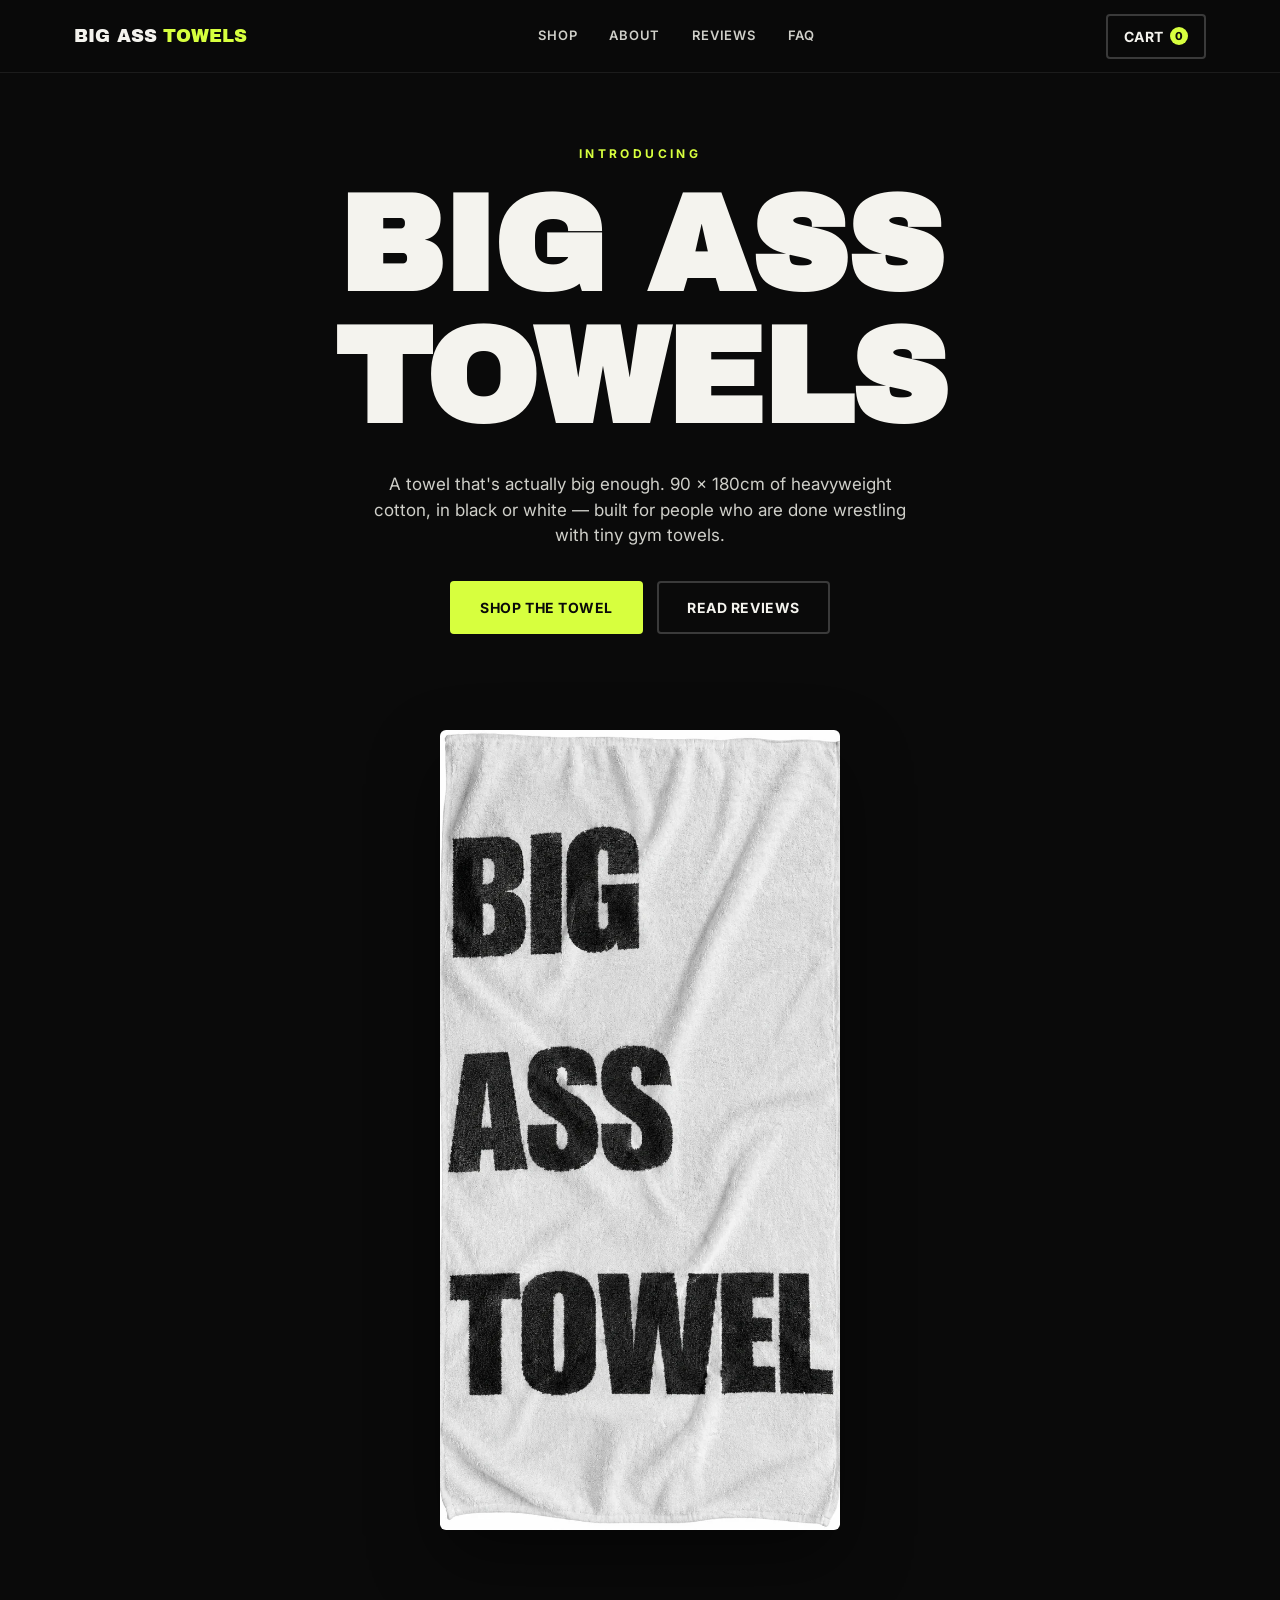
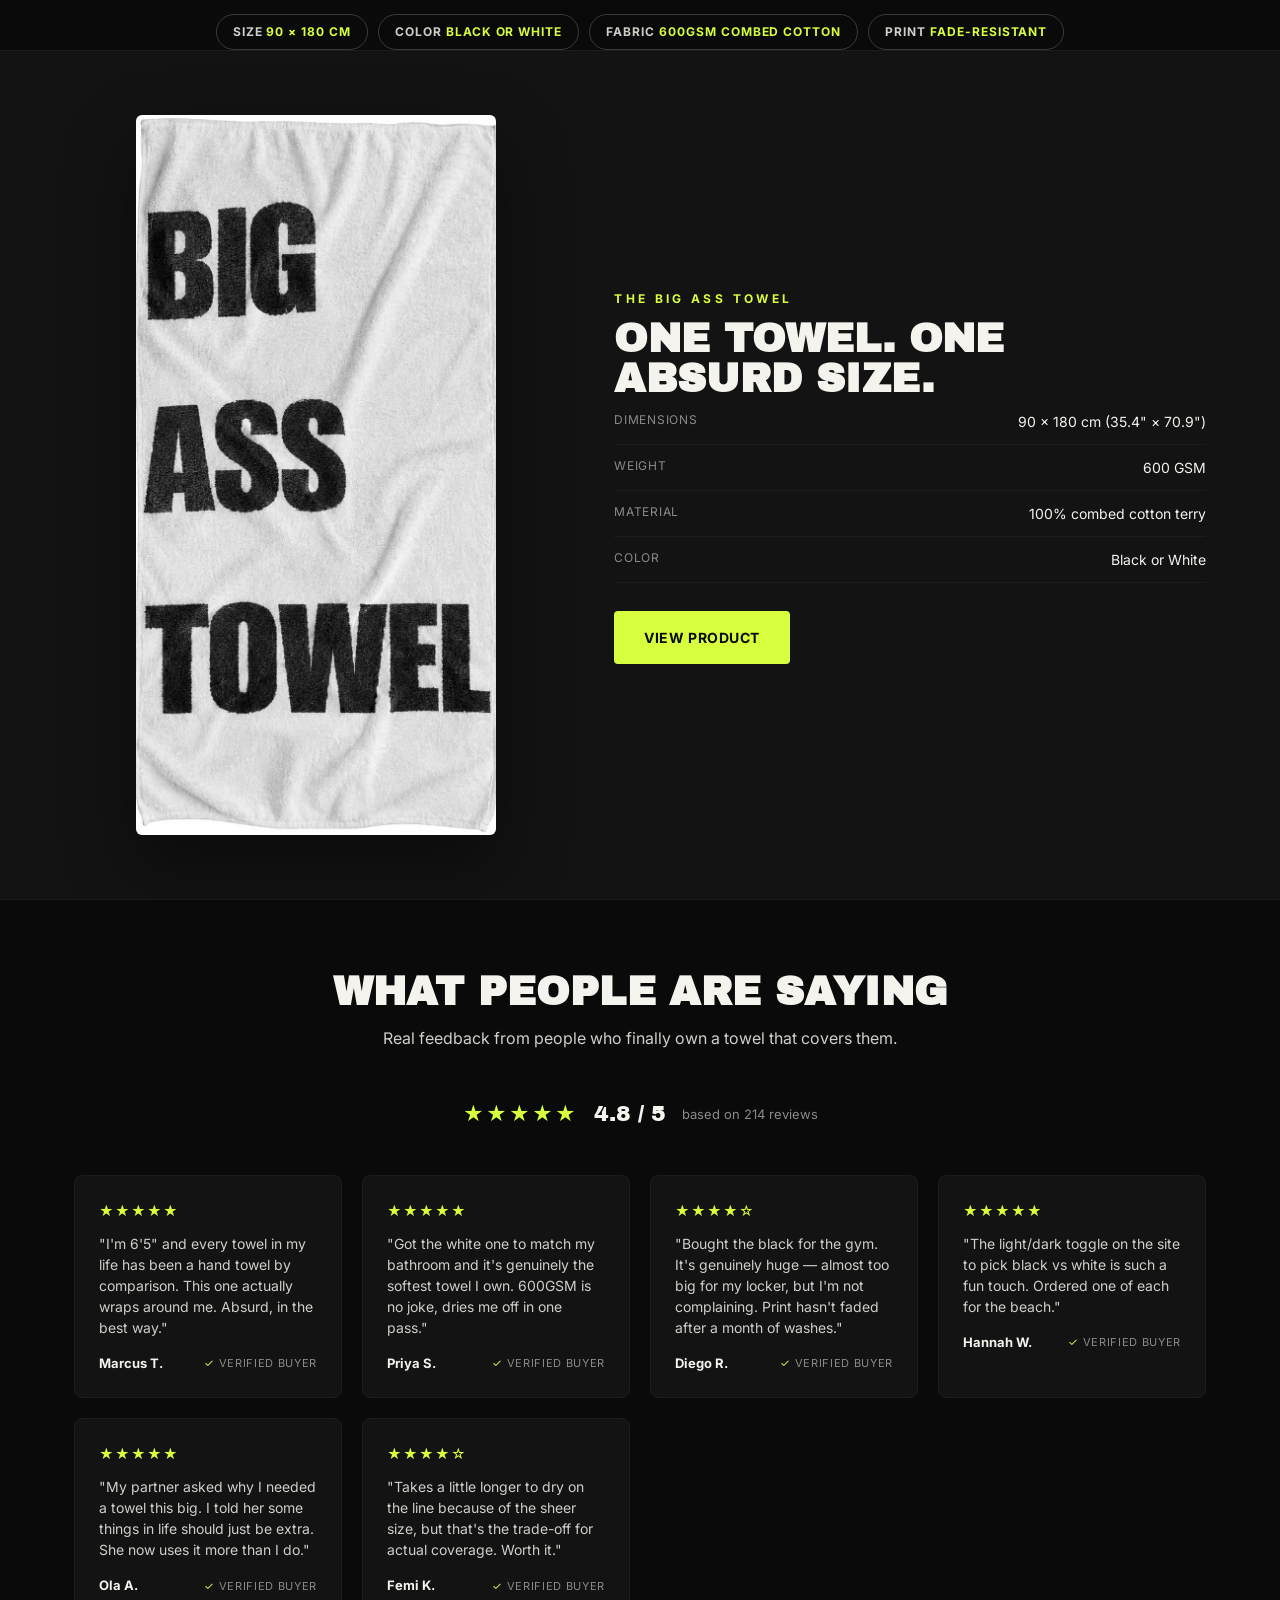
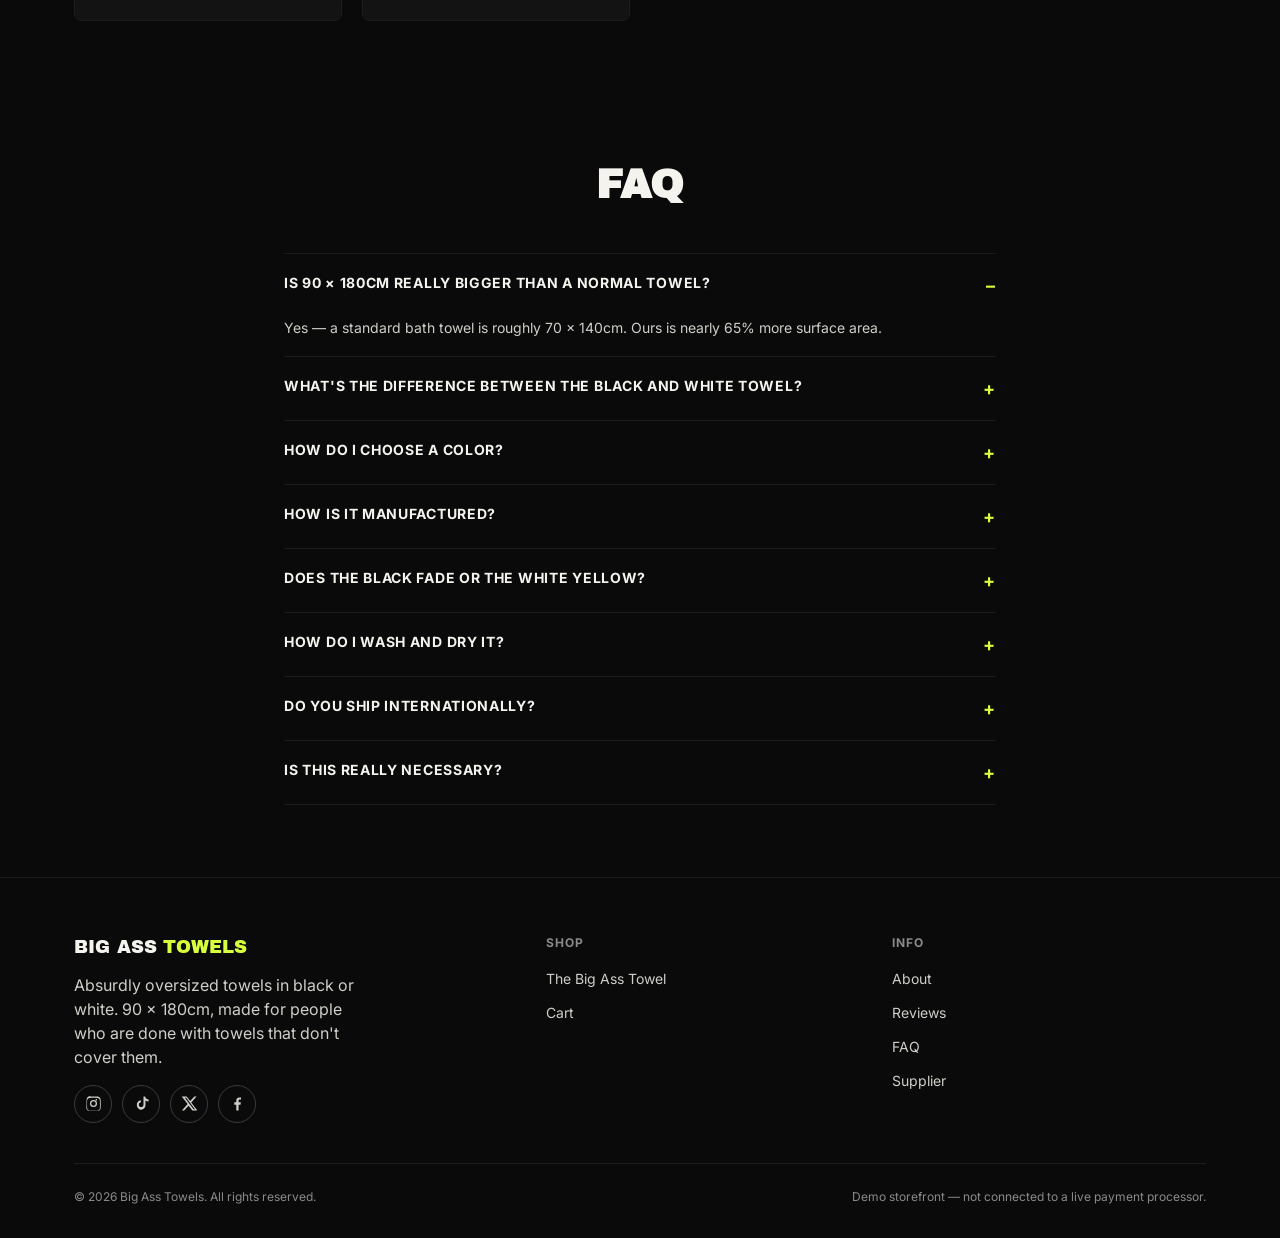
<file: index.html>
<!doctype html>
<html lang="en">
<head>
<meta charset="UTF-8" />
<script>
  (function () {
    try {
      var t = localStorage.getItem('bat_theme') === 'light' ? 'light' : 'dark';
      document.documentElement.setAttribute('data-theme', t);
      document.documentElement.setAttribute('data-towel', t === 'light' ? 'black' : 'white');
    } catch (e) {}
  })();
</script>
<meta name="viewport" content="width=device-width, initial-scale=1" />
<title>Big Ass Towels — Absurdly Oversized 90×180cm Towels</title>
<meta name="description" content="The Big Ass Towel: a 90 × 180cm, absurdly oversized towel in black or white. Heavyweight combed cotton. Made to actually fit you." />
<link rel="icon" href="assets/favicon.svg" type="image/svg+xml" />
<link rel="stylesheet" href="css/styles.css" />
</head>
<body>

<header class="site-header">
  <div class="wrap">
    <a href="index.html" class="brand-mark">BIG ASS <span>TOWELS</span></a>
    <nav class="main-nav">
      <a href="product.html">Shop</a>
      <a href="about.html">About</a>
      <a href="index.html#reviews">Reviews</a>
      <a href="index.html#faq">FAQ</a>
    </nav>
    <a href="cart.html" class="cart-link btn btn-outline" style="padding:10px 16px;">
      Cart <span class="cart-count" data-cart-count>0</span>
    </a>
  </div>
</header>

<section class="hero">
  <div class="wrap">
    <span class="eyebrow">Introducing</span>
    <h1 class="hero-wordmark">BIG ASS TOWELS</h1>
    <p class="hero-tagline">
      A towel that's actually big enough. 90 × 180cm of heavyweight cotton, in black
      or white — built for people who are done wrestling with tiny gym towels.
    </p>
    <div class="hero-ctas">
      <a href="product.html" class="btn btn-primary">Shop The Towel</a>
      <a href="#reviews" class="btn btn-outline">Read reviews</a>
    </div>
  </div>
</section>

<div class="towel-stage">
  <div class="towel-photo towel-photo--lg">
    <img data-color="white" src="assets/towel-white.webp" alt="The Big Ass Towel — white, 90 x 180cm" />
    <img data-color="black" src="assets/towel-black.webp" alt="The Big Ass Towel — black, 90 x 180cm" />
  </div>
</div>
<div class="wrap">
  <div class="towel-badges">
    <span class="badge">Size <strong>90 × 180 CM</strong></span>
    <span class="badge">Color <strong>Black or White</strong></span>
    <span class="badge">Fabric <strong>600GSM Combed Cotton</strong></span>
    <span class="badge">Print <strong>Fade-Resistant</strong></span>
  </div>
</div>

<section class="product-teaser">
  <div class="wrap">
    <div class="towel-stage" style="padding:0;">
      <div class="towel-photo">
        <img data-color="white" src="assets/towel-white.webp" alt="The Big Ass Towel — white, 90 x 180cm" />
        <img data-color="black" src="assets/towel-black.webp" alt="The Big Ass Towel — black, 90 x 180cm" />
      </div>
    </div>
    <div>
      <span class="eyebrow">The Big Ass Towel</span>
      <h2 style="font-size:clamp(26px,3.6vw,40px); margin-top:10px;">One towel. One absurd size.</h2>
      <ul class="spec-list">
        <li><span>Dimensions</span><span>90 × 180 cm (35.4" × 70.9")</span></li>
        <li><span>Weight</span><span>600 GSM</span></li>
        <li><span>Material</span><span>100% combed cotton terry</span></li>
        <li><span>Color</span><span>Black or White</span></li>
      </ul>
      <a href="product.html" class="btn btn-primary">View Product</a>
    </div>
  </div>
</section>

<section class="section" id="reviews">
  <div class="wrap">
    <div class="section-head">
      <h2>What people are saying</h2>
      <p>Real feedback from people who finally own a towel that covers them.</p>
    </div>
    <div class="reviews-summary">
      <span class="stars">★★★★★</span>
      <span class="score">4.8 / 5</span>
      <span class="count">based on 214 reviews</span>
    </div>
    <div class="reviews-grid">
      <div class="review-card">
        <span class="stars">★★★★★</span>
        <p>"I'm 6'5" and every towel in my life has been a hand towel by comparison. This one actually wraps around me. Absurd, in the best way."</p>
        <div class="reviewer"><span class="reviewer-name">Marcus T.</span><span class="verified">Verified Buyer</span></div>
      </div>
      <div class="review-card">
        <span class="stars">★★★★★</span>
        <p>"Got the white one to match my bathroom and it's genuinely the softest towel I own. 600GSM is no joke, dries me off in one pass."</p>
        <div class="reviewer"><span class="reviewer-name">Priya S.</span><span class="verified">Verified Buyer</span></div>
      </div>
      <div class="review-card">
        <span class="stars">★★★★☆</span>
        <p>"Bought the black for the gym. It's genuinely huge — almost too big for my locker, but I'm not complaining. Print hasn't faded after a month of washes."</p>
        <div class="reviewer"><span class="reviewer-name">Diego R.</span><span class="verified">Verified Buyer</span></div>
      </div>
      <div class="review-card">
        <span class="stars">★★★★★</span>
        <p>"The light/dark toggle on the site to pick black vs white is such a fun touch. Ordered one of each for the beach."</p>
        <div class="reviewer"><span class="reviewer-name">Hannah W.</span><span class="verified">Verified Buyer</span></div>
      </div>
      <div class="review-card">
        <span class="stars">★★★★★</span>
        <p>"My partner asked why I needed a towel this big. I told her some things in life should just be extra. She now uses it more than I do."</p>
        <div class="reviewer"><span class="reviewer-name">Ola A.</span><span class="verified">Verified Buyer</span></div>
      </div>
      <div class="review-card">
        <span class="stars">★★★★☆</span>
        <p>"Takes a little longer to dry on the line because of the sheer size, but that's the trade-off for actual coverage. Worth it."</p>
        <div class="reviewer"><span class="reviewer-name">Femi K.</span><span class="verified">Verified Buyer</span></div>
      </div>
    </div>
  </div>
</section>

<section class="section" id="faq">
  <div class="wrap" style="max-width:760px;">
    <div class="section-head">
      <h2>FAQ</h2>
    </div>
    <div class="accordion">
      <details class="accordion-item" open>
        <summary>Is 90 × 180cm really bigger than a normal towel?</summary>
        <div class="accordion-body">Yes — a standard bath towel is roughly 70 × 140cm. Ours is nearly 65% more surface area.</div>
      </details>
      <details class="accordion-item">
        <summary>What's the difference between the black and white towel?</summary>
        <div class="accordion-body">Same 90 × 180cm, same 600GSM combed cotton, same wordmark print — just the fabric color and the ink color (white print on black, black print on white). Head to the <a href="product.html" style="color:var(--accent);">product page</a> and flip the light/dark switch to preview each one.</div>
      </details>
      <details class="accordion-item">
        <summary>How do I choose a color?</summary>
        <div class="accordion-body">On the product page there's a light/dark mode toggle. Light mode previews the black towel, dark mode previews the white towel — whichever is showing when you hit "Add to Cart" is the one you get.</div>
      </details>
      <details class="accordion-item">
        <summary>How is it manufactured?</summary>
        <div class="accordion-body">Produced with an OEKO-TEX certified Turkish cotton mill, with fade-resistant screen printing for the wordmark. See our <a href="product.html#supplier" style="color:var(--accent);">supplier notes</a> on the product page.</div>
      </details>
      <details class="accordion-item">
        <summary>Does the black fade or the white yellow?</summary>
        <div class="accordion-body">We use reactive dye plus a resin after-treatment on the black to slow the grey-out black textiles usually get, and an optical-brightener-free white cotton that resists yellowing — both are built to hold their color over repeated washing.</div>
      </details>
      <details class="accordion-item">
        <summary>How do I wash and dry it?</summary>
        <div class="accordion-body">Machine wash cold with like colors, tumble dry low. Skip fabric softener — it breaks down the terry loops over time and reduces absorbency.</div>
      </details>
      <details class="accordion-item">
        <summary>Do you ship internationally?</summary>
        <div class="accordion-body">This demo storefront doesn't process real orders yet, but the plan is standard 3–5 business day domestic shipping and international shipping to most countries once live — see the checkout page for details.</div>
      </details>
      <details class="accordion-item">
        <summary>Is this really necessary?</summary>
        <div class="accordion-body">No. That's the point.</div>
      </details>
    </div>
  </div>
</section>

<footer class="site-footer">
  <div class="wrap">
    <div class="footer-grid">
      <div>
        <div class="brand-mark" style="margin-bottom:12px;">BIG ASS <span>TOWELS</span></div>
        <p style="max-width:280px;">Absurdly oversized towels in black or white. 90 × 180cm, made for people who are done with towels that don't cover them.</p>
        <div class="social-row">
          <a class="social-icon" href="#" aria-label="Instagram"><svg viewBox="0 0 24 24"><path d="M12 2.2c3.2 0 3.6 0 4.85.07 1.17.05 1.97.24 2.43.4.61.24 1.05.52 1.5.97.45.45.73.89.97 1.5.16.46.35 1.26.4 2.43.06 1.25.07 1.65.07 4.85s-.01 3.6-.07 4.85c-.05 1.17-.24 1.97-.4 2.43a4.1 4.1 0 0 1-.97 1.5 4.1 4.1 0 0 1-1.5.97c-.46.16-1.26.35-2.43.4-1.25.06-1.65.07-4.85.07s-3.6-.01-4.85-.07c-1.17-.05-1.97-.24-2.43-.4a4.1 4.1 0 0 1-1.5-.97 4.1 4.1 0 0 1-.97-1.5c-.16-.46-.35-1.26-.4-2.43C2.21 15.6 2.2 15.2 2.2 12s.01-3.6.07-4.85c.05-1.17.24-1.97.4-2.43.24-.61.52-1.05.97-1.5.45-.45.89-.73 1.5-.97.46-.16 1.26-.35 2.43-.4C8.4 2.21 8.8 2.2 12 2.2zm0 1.8c-3.14 0-3.5.01-4.74.07-1.02.05-1.57.21-1.94.35-.49.19-.84.42-1.2.79-.37.36-.6.71-.79 1.2-.14.37-.3.92-.35 1.94-.06 1.24-.07 1.6-.07 4.74s.01 3.5.07 4.74c.05 1.02.21 1.57.35 1.94.19.49.42.84.79 1.2.36.37.71.6 1.2.79.37.14.92.3 1.94.35 1.24.06 1.6.07 4.74.07s3.5-.01 4.74-.07c1.02-.05 1.57-.21 1.94-.35.49-.19.84-.42 1.2-.79.37-.36.6-.71.79-1.2.14-.37.3-.92.35-1.94.06-1.24.07-1.6.07-4.74s-.01-3.5-.07-4.74c-.05-1.02-.21-1.57-.35-1.94a3.2 3.2 0 0 0-.79-1.2 3.2 3.2 0 0 0-1.2-.79c-.37-.14-.92-.3-1.94-.35C15.5 4.01 15.14 4 12 4zm0 3.05a4.95 4.95 0 1 1 0 9.9 4.95 4.95 0 0 1 0-9.9zm0 1.8a3.15 3.15 0 1 0 0 6.3 3.15 3.15 0 0 0 0-6.3zm5.15-1.99a1.16 1.16 0 1 1-2.32 0 1.16 1.16 0 0 1 2.32 0z"/></svg></a>
          <a class="social-icon" href="#" aria-label="TikTok"><svg viewBox="0 0 24 24"><path d="M14.5 2h2.6c.16 1.4.86 2.6 2 3.4.8.6 1.8 1 2.9 1.1v2.7c-1.6-.02-3.1-.5-4.4-1.4v6.8c0 3.4-2.7 6.1-6.1 6.1S5.4 17 5.4 13.6c0-3.3 2.6-5.9 5.8-6.1v2.8c-1.7.2-3 1.6-3 3.3 0 1.8 1.5 3.3 3.3 3.3s3.3-1.5 3.3-3.3V2z"/></svg></a>
          <a class="social-icon" href="#" aria-label="X (Twitter)"><svg viewBox="0 0 24 24"><path d="M18.9 2H22l-7.6 8.7L23 22h-6.9l-5.4-6.9L4.4 22H1.3l8.1-9.3L1 2h7l4.9 6.3L18.9 2zm-1.2 18h1.9L7.4 4H5.4l12.3 16z"/></svg></a>
          <a class="social-icon" href="#" aria-label="Facebook"><svg viewBox="0 0 24 24"><path d="M13.5 22v-8.4h2.8l.4-3.3h-3.2V8.1c0-.95.27-1.6 1.63-1.6H17V3.5C16.7 3.46 15.7 3.4 14.5 3.4c-2.5 0-4.2 1.5-4.2 4.4v2.5H7.5v3.3h2.8V22h3.2z"/></svg></a>
        </div>
      </div>
      <div>
        <h4>Shop</h4>
        <ul>
          <li><a href="product.html">The Big Ass Towel</a></li>
          <li><a href="cart.html">Cart</a></li>
        </ul>
      </div>
      <div>
        <h4>Info</h4>
        <ul>
          <li><a href="about.html">About</a></li>
          <li><a href="index.html#reviews">Reviews</a></li>
          <li><a href="index.html#faq">FAQ</a></li>
          <li><a href="product.html#supplier">Supplier</a></li>
        </ul>
      </div>
    </div>
    <div class="footer-bottom">
      <span>&copy; 2026 Big Ass Towels. All rights reserved.</span>
      <span>Demo storefront — not connected to a live payment processor.</span>
    </div>
  </div>
</footer>

<script src="js/cart.js"></script>
<script src="js/theme.js"></script>
<script src="js/main.js"></script>
</body>
</html>
</file>
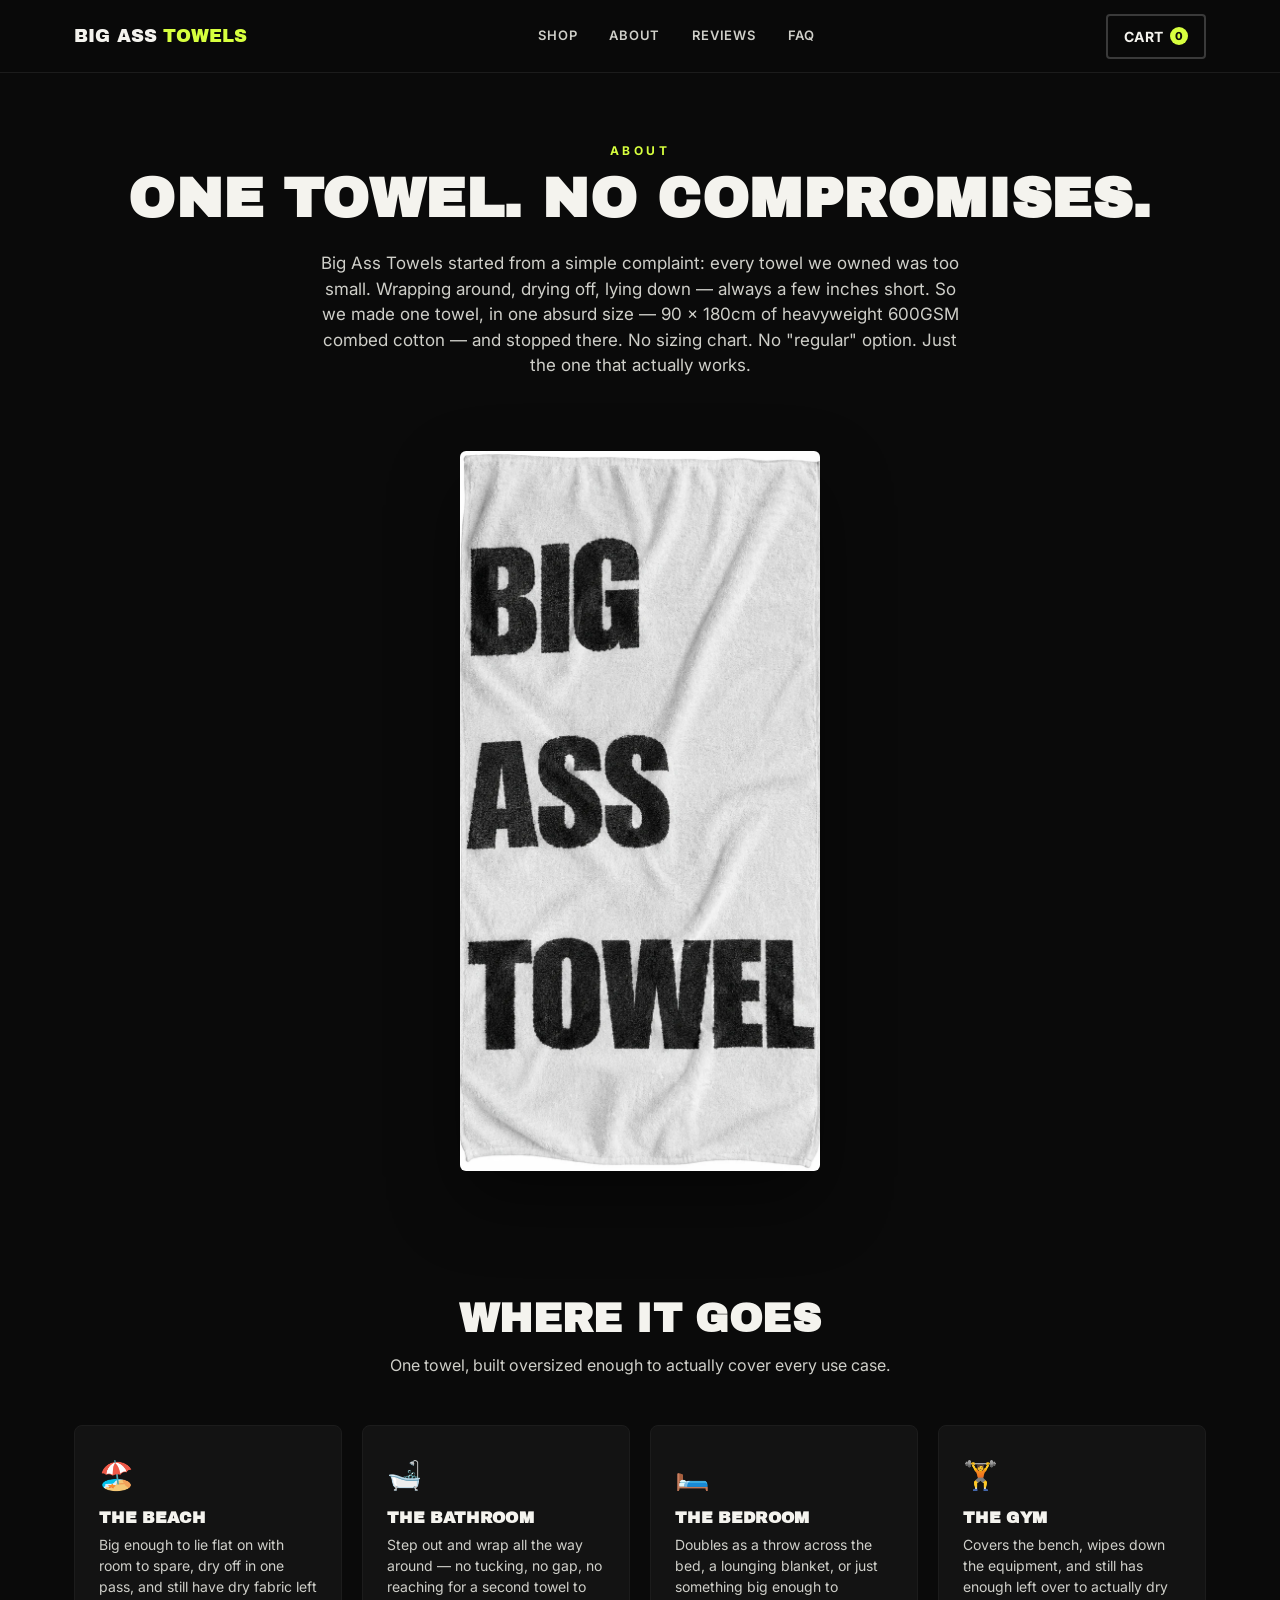
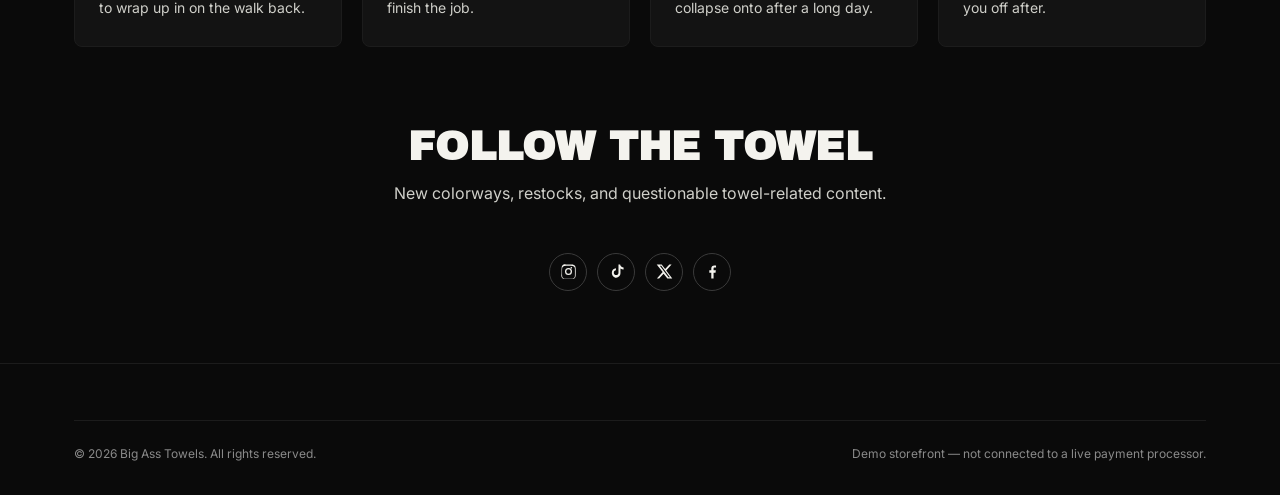
<file: about.html>
<!doctype html>
<html lang="en">
<head>
<meta charset="UTF-8" />
<script>
  (function () {
    try {
      var t = localStorage.getItem('bat_theme') === 'light' ? 'light' : 'dark';
      document.documentElement.setAttribute('data-theme', t);
      document.documentElement.setAttribute('data-towel', t === 'light' ? 'black' : 'white');
    } catch (e) {}
  })();
</script>
<meta name="viewport" content="width=device-width, initial-scale=1" />
<title>About | Big Ass Towels</title>
<meta name="description" content="The story behind the Big Ass Towel — one absurdly oversized 90 x 180cm towel for the beach, bathroom, and bedroom." />
<link rel="icon" href="assets/favicon.svg" type="image/svg+xml" />
<link rel="stylesheet" href="css/styles.css" />
</head>
<body>

<header class="site-header">
  <div class="wrap">
    <a href="index.html" class="brand-mark">BIG ASS <span>TOWELS</span></a>
    <nav class="main-nav">
      <a href="product.html">Shop</a>
      <a href="about.html">About</a>
      <a href="index.html#reviews">Reviews</a>
      <a href="index.html#faq">FAQ</a>
    </nav>
    <a href="cart.html" class="cart-link btn btn-outline" style="padding:10px 16px;">
      Cart <span class="cart-count" data-cart-count>0</span>
    </a>
  </div>
</header>

<section class="about-hero">
  <div class="wrap">
    <span class="eyebrow">About</span>
    <h1>One towel. No compromises.</h1>
    <p class="about-lede">
      Big Ass Towels started from a simple complaint: every towel we owned was too small.
      Wrapping around, drying off, lying down — always a few inches short. So we made one
      towel, in one absurd size — 90 × 180cm of heavyweight 600GSM combed cotton — and
      stopped there. No sizing chart. No "regular" option. Just the one that actually works.
    </p>
  </div>
</section>

<div class="towel-stage">
  <div class="towel-photo">
    <img data-color="white" src="assets/towel-white.webp" alt="The Big Ass Towel — white, 90 x 180cm" />
    <img data-color="black" src="assets/towel-black.webp" alt="The Big Ass Towel — black, 90 x 180cm" />
  </div>
</div>

<section class="section">
  <div class="wrap">
    <div class="section-head">
      <h2>Where it goes</h2>
      <p>One towel, built oversized enough to actually cover every use case.</p>
    </div>
    <div class="usecases">
      <div class="usecase-card">
        <span class="emoji">🏖️</span>
        <h3>The beach</h3>
        <p>Big enough to lie flat on with room to spare, dry off in one pass, and still have dry fabric left to wrap up in on the walk back.</p>
      </div>
      <div class="usecase-card">
        <span class="emoji">🛁</span>
        <h3>The bathroom</h3>
        <p>Step out and wrap all the way around — no tucking, no gap, no reaching for a second towel to finish the job.</p>
      </div>
      <div class="usecase-card">
        <span class="emoji">🛏️</span>
        <h3>The bedroom</h3>
        <p>Doubles as a throw across the bed, a lounging blanket, or just something big enough to collapse onto after a long day.</p>
      </div>
      <div class="usecase-card">
        <span class="emoji">🏋️</span>
        <h3>The gym</h3>
        <p>Covers the bench, wipes down the equipment, and still has enough left over to actually dry you off after.</p>
      </div>
    </div>
  </div>
</section>

<section class="section about-social">
  <div class="wrap">
    <div class="section-head">
      <h2>Follow the towel</h2>
      <p>New colorways, restocks, and questionable towel-related content.</p>
    </div>
    <div class="social-row">
      <a class="social-icon" href="#" aria-label="Instagram"><svg viewBox="0 0 24 24"><path d="M12 2.2c3.2 0 3.6 0 4.85.07 1.17.05 1.97.24 2.43.4.61.24 1.05.52 1.5.97.45.45.73.89.97 1.5.16.46.35 1.26.4 2.43.06 1.25.07 1.65.07 4.85s-.01 3.6-.07 4.85c-.05 1.17-.24 1.97-.4 2.43a4.1 4.1 0 0 1-.97 1.5 4.1 4.1 0 0 1-1.5.97c-.46.16-1.26.35-2.43.4-1.25.06-1.65.07-4.85.07s-3.6-.01-4.85-.07c-1.17-.05-1.97-.24-2.43-.4a4.1 4.1 0 0 1-1.5-.97 4.1 4.1 0 0 1-.97-1.5c-.16-.46-.35-1.26-.4-2.43C2.21 15.6 2.2 15.2 2.2 12s.01-3.6.07-4.85c.05-1.17.24-1.97.4-2.43.24-.61.52-1.05.97-1.5.45-.45.89-.73 1.5-.97.46-.16 1.26-.35 2.43-.4C8.4 2.21 8.8 2.2 12 2.2zm0 1.8c-3.14 0-3.5.01-4.74.07-1.02.05-1.57.21-1.94.35-.49.19-.84.42-1.2.79-.37.36-.6.71-.79 1.2-.14.37-.3.92-.35 1.94-.06 1.24-.07 1.6-.07 4.74s.01 3.5.07 4.74c.05 1.02.21 1.57.35 1.94.19.49.42.84.79 1.2.36.37.71.6 1.2.79.37.14.92.3 1.94.35 1.24.06 1.6.07 4.74.07s3.5-.01 4.74-.07c1.02-.05 1.57-.21 1.94-.35.49-.19.84-.42 1.2-.79.37-.36.6-.71.79-1.2.14-.37.3-.92.35-1.94.06-1.24.07-1.6.07-4.74s-.01-3.5-.07-4.74c-.05-1.02-.21-1.57-.35-1.94a3.2 3.2 0 0 0-.79-1.2 3.2 3.2 0 0 0-1.2-.79c-.37-.14-.92-.3-1.94-.35C15.5 4.01 15.14 4 12 4zm0 3.05a4.95 4.95 0 1 1 0 9.9 4.95 4.95 0 0 1 0-9.9zm0 1.8a3.15 3.15 0 1 0 0 6.3 3.15 3.15 0 0 0 0-6.3zm5.15-1.99a1.16 1.16 0 1 1-2.32 0 1.16 1.16 0 0 1 2.32 0z"/></svg></a>
      <a class="social-icon" href="#" aria-label="TikTok"><svg viewBox="0 0 24 24"><path d="M14.5 2h2.6c.16 1.4.86 2.6 2 3.4.8.6 1.8 1 2.9 1.1v2.7c-1.6-.02-3.1-.5-4.4-1.4v6.8c0 3.4-2.7 6.1-6.1 6.1S5.4 17 5.4 13.6c0-3.3 2.6-5.9 5.8-6.1v2.8c-1.7.2-3 1.6-3 3.3 0 1.8 1.5 3.3 3.3 3.3s3.3-1.5 3.3-3.3V2z"/></svg></a>
      <a class="social-icon" href="#" aria-label="X (Twitter)"><svg viewBox="0 0 24 24"><path d="M18.9 2H22l-7.6 8.7L23 22h-6.9l-5.4-6.9L4.4 22H1.3l8.1-9.3L1 2h7l4.9 6.3L18.9 2zm-1.2 18h1.9L7.4 4H5.4l12.3 16z"/></svg></a>
      <a class="social-icon" href="#" aria-label="Facebook"><svg viewBox="0 0 24 24"><path d="M13.5 22v-8.4h2.8l.4-3.3h-3.2V8.1c0-.95.27-1.6 1.63-1.6H17V3.5C16.7 3.46 15.7 3.4 14.5 3.4c-2.5 0-4.2 1.5-4.2 4.4v2.5H7.5v3.3h2.8V22h3.2z"/></svg></a>
    </div>
  </div>
</section>

<footer class="site-footer">
  <div class="wrap">
    <div class="footer-bottom">
      <span>&copy; 2026 Big Ass Towels. All rights reserved.</span>
      <span>Demo storefront — not connected to a live payment processor.</span>
    </div>
  </div>
</footer>

<script src="js/cart.js"></script>
<script src="js/theme.js"></script>
<script src="js/main.js"></script>
</body>
</html>
</file>
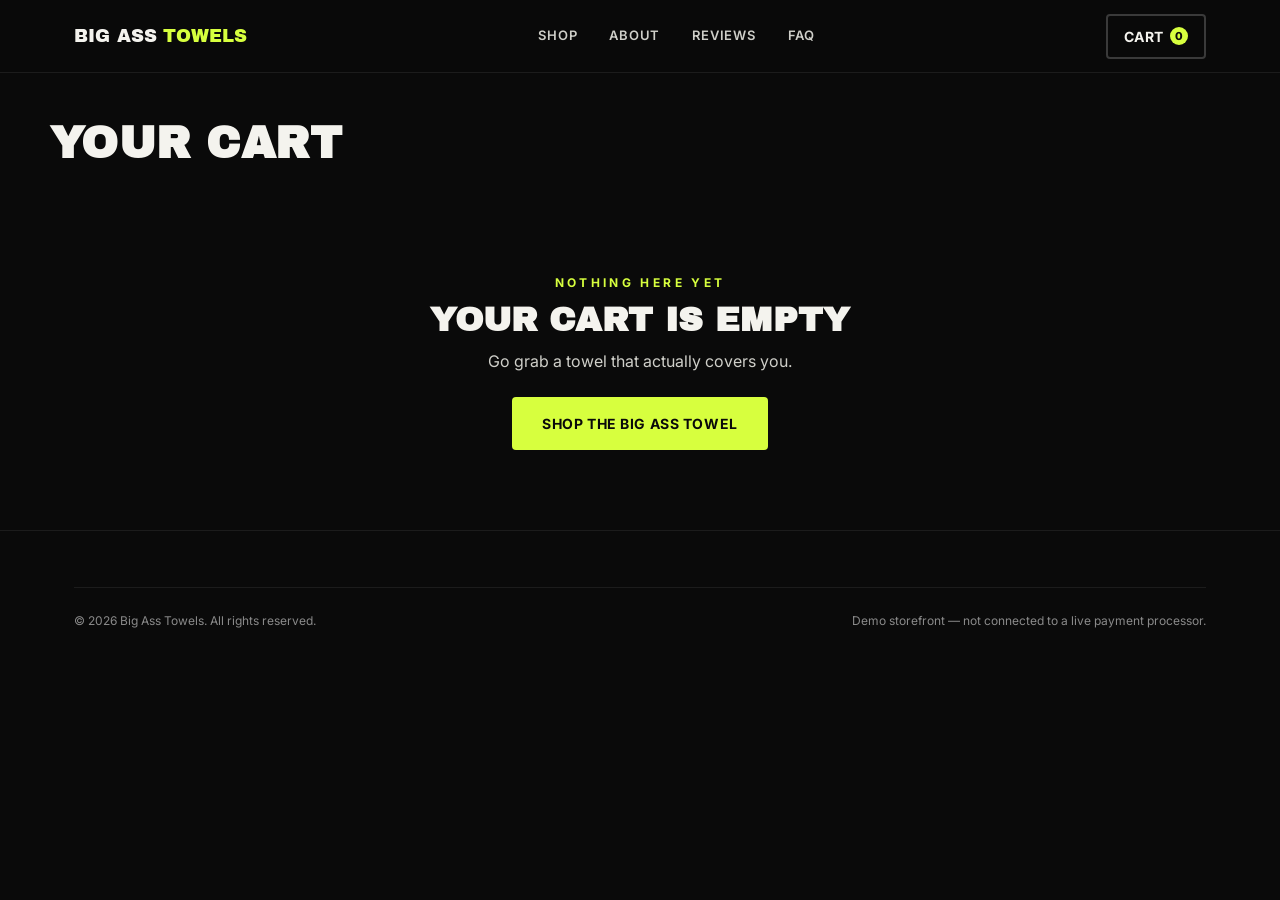
<file: cart.html>
<!doctype html>
<html lang="en">
<head>
<meta charset="UTF-8" />
<script>
  (function () {
    try {
      var t = localStorage.getItem('bat_theme') === 'light' ? 'light' : 'dark';
      document.documentElement.setAttribute('data-theme', t);
      document.documentElement.setAttribute('data-towel', t === 'light' ? 'black' : 'white');
    } catch (e) {}
  })();
</script>
<meta name="viewport" content="width=device-width, initial-scale=1" />
<title>Your Cart | Big Ass Towels</title>
<link rel="icon" href="assets/favicon.svg" type="image/svg+xml" />
<link rel="stylesheet" href="css/styles.css" />
</head>
<body>

<header class="site-header">
  <div class="wrap">
    <a href="index.html" class="brand-mark">BIG ASS <span>TOWELS</span></a>
    <nav class="main-nav">
      <a href="product.html">Shop</a>
      <a href="about.html">About</a>
      <a href="index.html#reviews">Reviews</a>
      <a href="index.html#faq">FAQ</a>
    </nav>
    <a href="cart.html" class="cart-link btn btn-outline" style="padding:10px 16px;">
      Cart <span class="cart-count" data-cart-count>0</span>
    </a>
  </div>
</header>

<div class="wrap page-head">
  <h1>Your Cart</h1>
</div>

<div class="wrap" id="cart-root"></div>

<footer class="site-footer">
  <div class="wrap">
    <div class="footer-bottom">
      <span>&copy; 2026 Big Ass Towels. All rights reserved.</span>
      <span>Demo storefront — not connected to a live payment processor.</span>
    </div>
  </div>
</footer>

<script src="js/cart.js"></script>
<script src="js/theme.js"></script>
<script>
function renderCartPage() {
  const root = document.getElementById('cart-root');
  const lines = cartLines();

  if (lines.length === 0) {
    root.innerHTML = `
      <div class="empty-state">
        <span class="eyebrow">Nothing here yet</span>
        <h2 style="font-family:var(--font-display); font-size:clamp(24px,3vw,34px); margin-top:10px;">Your cart is empty</h2>
        <p>Go grab a towel that actually covers you.</p>
        <a href="product.html" class="btn btn-primary">Shop The Big Ass Towel</a>
      </div>`;
    return;
  }

  const subtotal = cartSubtotal();
  const shipping = subtotal > 0 ? 8 : 0;
  const total = subtotal + shipping;

  const rows = lines.map(line => `
    <tr>
      <td>
        <div class="cart-item-info">
          <div class="cart-thumb cart-thumb--${line.color}"></div>
          <div>
            <div class="cart-item-name">${line.name}</div>
            <div class="cart-item-meta">${line.variant}</div>
            <button class="remove-link" data-remove="${line.id}">Remove</button>
          </div>
        </div>
      </td>
      <td>
        <div class="qty-control">
          <button type="button" data-line-step="-1" data-line-id="${line.id}">–</button>
          <input type="text" value="${line.qty}" readonly />
          <button type="button" data-line-step="1" data-line-id="${line.id}">+</button>
        </div>
      </td>
      <td>$${line.price}</td>
      <td>$${line.lineTotal}</td>
    </tr>
  `).join('');

  root.innerHTML = `
    <div class="cart-layout">
      <table class="cart-table">
        <thead>
          <tr><th>Product</th><th>Qty</th><th>Price</th><th>Total</th></tr>
        </thead>
        <tbody>${rows}</tbody>
      </table>
      <div class="summary-card">
        <h3>Order Summary</h3>
        <div class="summary-row"><span>Subtotal</span><span>$${subtotal}</span></div>
        <div class="summary-row"><span>Shipping</span><span>$${shipping}</span></div>
        <div class="summary-row total"><span>Total</span><span>$${total}</span></div>
        <a href="checkout.html" class="btn btn-primary btn-block" style="margin-top:20px;">Checkout</a>
        <a href="product.html" class="btn btn-outline btn-block" style="margin-top:10px;">Continue Shopping</a>
      </div>
    </div>
  `;

  root.querySelectorAll('[data-remove]').forEach(btn => {
    btn.addEventListener('click', () => { removeFromCart(btn.dataset.remove); renderCartPage(); });
  });
  root.querySelectorAll('[data-line-step]').forEach(btn => {
    btn.addEventListener('click', () => {
      const cart = getCart();
      const id = btn.dataset.lineId;
      const next = (cart[id] || 1) + parseInt(btn.dataset.lineStep, 10);
      setQty(id, Math.min(10, Math.max(0, next)));
      renderCartPage();
    });
  });
}

document.addEventListener('DOMContentLoaded', renderCartPage);
</script>
</body>
</html>
</file>
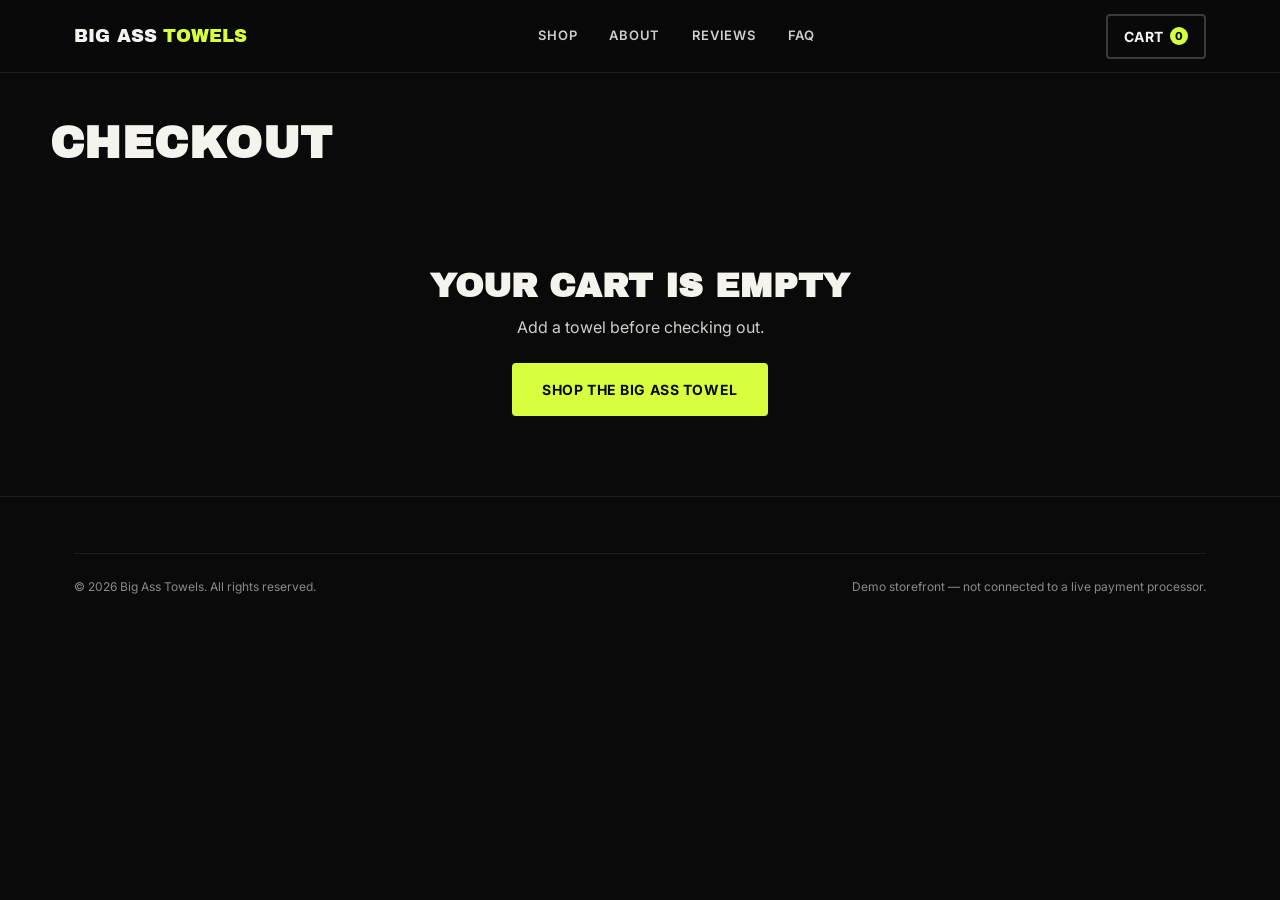
<file: checkout.html>
<!doctype html>
<html lang="en">
<head>
<meta charset="UTF-8" />
<script>
  (function () {
    try {
      var t = localStorage.getItem('bat_theme') === 'light' ? 'light' : 'dark';
      document.documentElement.setAttribute('data-theme', t);
      document.documentElement.setAttribute('data-towel', t === 'light' ? 'black' : 'white');
    } catch (e) {}
  })();
</script>
<meta name="viewport" content="width=device-width, initial-scale=1" />
<title>Checkout | Big Ass Towels</title>
<link rel="icon" href="assets/favicon.svg" type="image/svg+xml" />
<link rel="stylesheet" href="css/styles.css" />
</head>
<body>

<header class="site-header">
  <div class="wrap">
    <a href="index.html" class="brand-mark">BIG ASS <span>TOWELS</span></a>
    <nav class="main-nav">
      <a href="product.html">Shop</a>
      <a href="about.html">About</a>
      <a href="index.html#reviews">Reviews</a>
      <a href="index.html#faq">FAQ</a>
    </nav>
    <a href="cart.html" class="cart-link btn btn-outline" style="padding:10px 16px;">
      Cart <span class="cart-count" data-cart-count>0</span>
    </a>
  </div>
</header>

<div class="wrap page-head">
  <h1>Checkout</h1>
</div>

<div class="wrap" id="checkout-root"></div>

<footer class="site-footer">
  <div class="wrap">
    <div class="footer-bottom">
      <span>&copy; 2026 Big Ass Towels. All rights reserved.</span>
      <span>Demo storefront — not connected to a live payment processor.</span>
    </div>
  </div>
</footer>

<script src="js/cart.js"></script>
<script src="js/theme.js"></script>
<script>
function renderCheckout() {
  const root = document.getElementById('checkout-root');
  const lines = cartLines();

  if (lines.length === 0) {
    root.innerHTML = `
      <div class="empty-state">
        <h2 style="font-family:var(--font-display); font-size:clamp(24px,3vw,34px);">Your cart is empty</h2>
        <p>Add a towel before checking out.</p>
        <a href="product.html" class="btn btn-primary">Shop The Big Ass Towel</a>
      </div>`;
    return;
  }

  const subtotal = cartSubtotal();
  const shipping = 8;
  const total = subtotal + shipping;

  const lineHtml = lines.map(l => `
    <div class="summary-row"><span>${l.qty} × ${l.name} (${l.variant})</span><span>$${l.lineTotal}</span></div>
  `).join('');

  root.innerHTML = `
    <div class="cart-layout">
      <form class="checkout-form" id="checkout-form">
        <div class="demo-note">
          This is a demo checkout — no real payment is processed. Wire this form up to
          Stripe Checkout / Shopify / your PSP of choice to accept live payments.
        </div>

        <div class="form-section-title">Contact</div>
        <div class="form-row">
          <label for="email">Email</label>
          <input id="email" type="email" required placeholder="you@example.com" />
        </div>

        <div class="form-section-title">Shipping Address</div>
        <div class="form-row two">
          <div class="form-row"><label for="fname">First name</label><input id="fname" required /></div>
          <div class="form-row"><label for="lname">Last name</label><input id="lname" required /></div>
        </div>
        <div class="form-row"><label for="addr">Address</label><input id="addr" required /></div>
        <div class="form-row two">
          <div class="form-row"><label for="city">City</label><input id="city" required /></div>
          <div class="form-row"><label for="zip">Postal code</label><input id="zip" required /></div>
        </div>
        <div class="form-row"><label for="country">Country</label><input id="country" required placeholder="United States" /></div>

        <div class="form-section-title">Payment</div>
        <div class="form-row"><label for="card">Card number</label><input id="card" required placeholder="4242 4242 4242 4242" /></div>
        <div class="form-row two">
          <div class="form-row"><label for="exp">Expiry</label><input id="exp" required placeholder="MM/YY" /></div>
          <div class="form-row"><label for="cvc">CVC</label><input id="cvc" required placeholder="123" /></div>
        </div>

        <button type="submit" class="btn btn-primary btn-block" style="margin-top:10px;">Place Order — $${total}</button>
      </form>

      <div class="summary-card">
        <h3>Order Summary</h3>
        ${lineHtml}
        <div class="summary-row" style="margin-top:12px;"><span>Subtotal</span><span>$${subtotal}</span></div>
        <div class="summary-row"><span>Shipping</span><span>$${shipping}</span></div>
        <div class="summary-row total"><span>Total</span><span>$${total}</span></div>
      </div>
    </div>
  `;

  document.getElementById('checkout-form').addEventListener('submit', (e) => {
    e.preventDefault();
    const orderId = 'BAT-' + Math.random().toString(36).slice(2, 8).toUpperCase();
    clearCart();
    root.innerHTML = `
      <div class="confirmation">
        <span class="eyebrow">Order placed</span>
        <h2 style="font-family:var(--font-display); font-size:clamp(28px,4vw,44px); margin-top:10px;">Thanks for going big.</h2>
        <div class="order-id">Order #${orderId}</div>
        <p style="max-width:420px; margin:0 auto 24px;">This order was simulated for demo purposes — no payment was charged and no towel will ship. Connect a real payment processor to go live.</p>
        <a href="index.html" class="btn btn-primary">Back to Home</a>
      </div>
    `;
  });
}

document.addEventListener('DOMContentLoaded', renderCheckout);
</script>
</body>
</html>
</file>
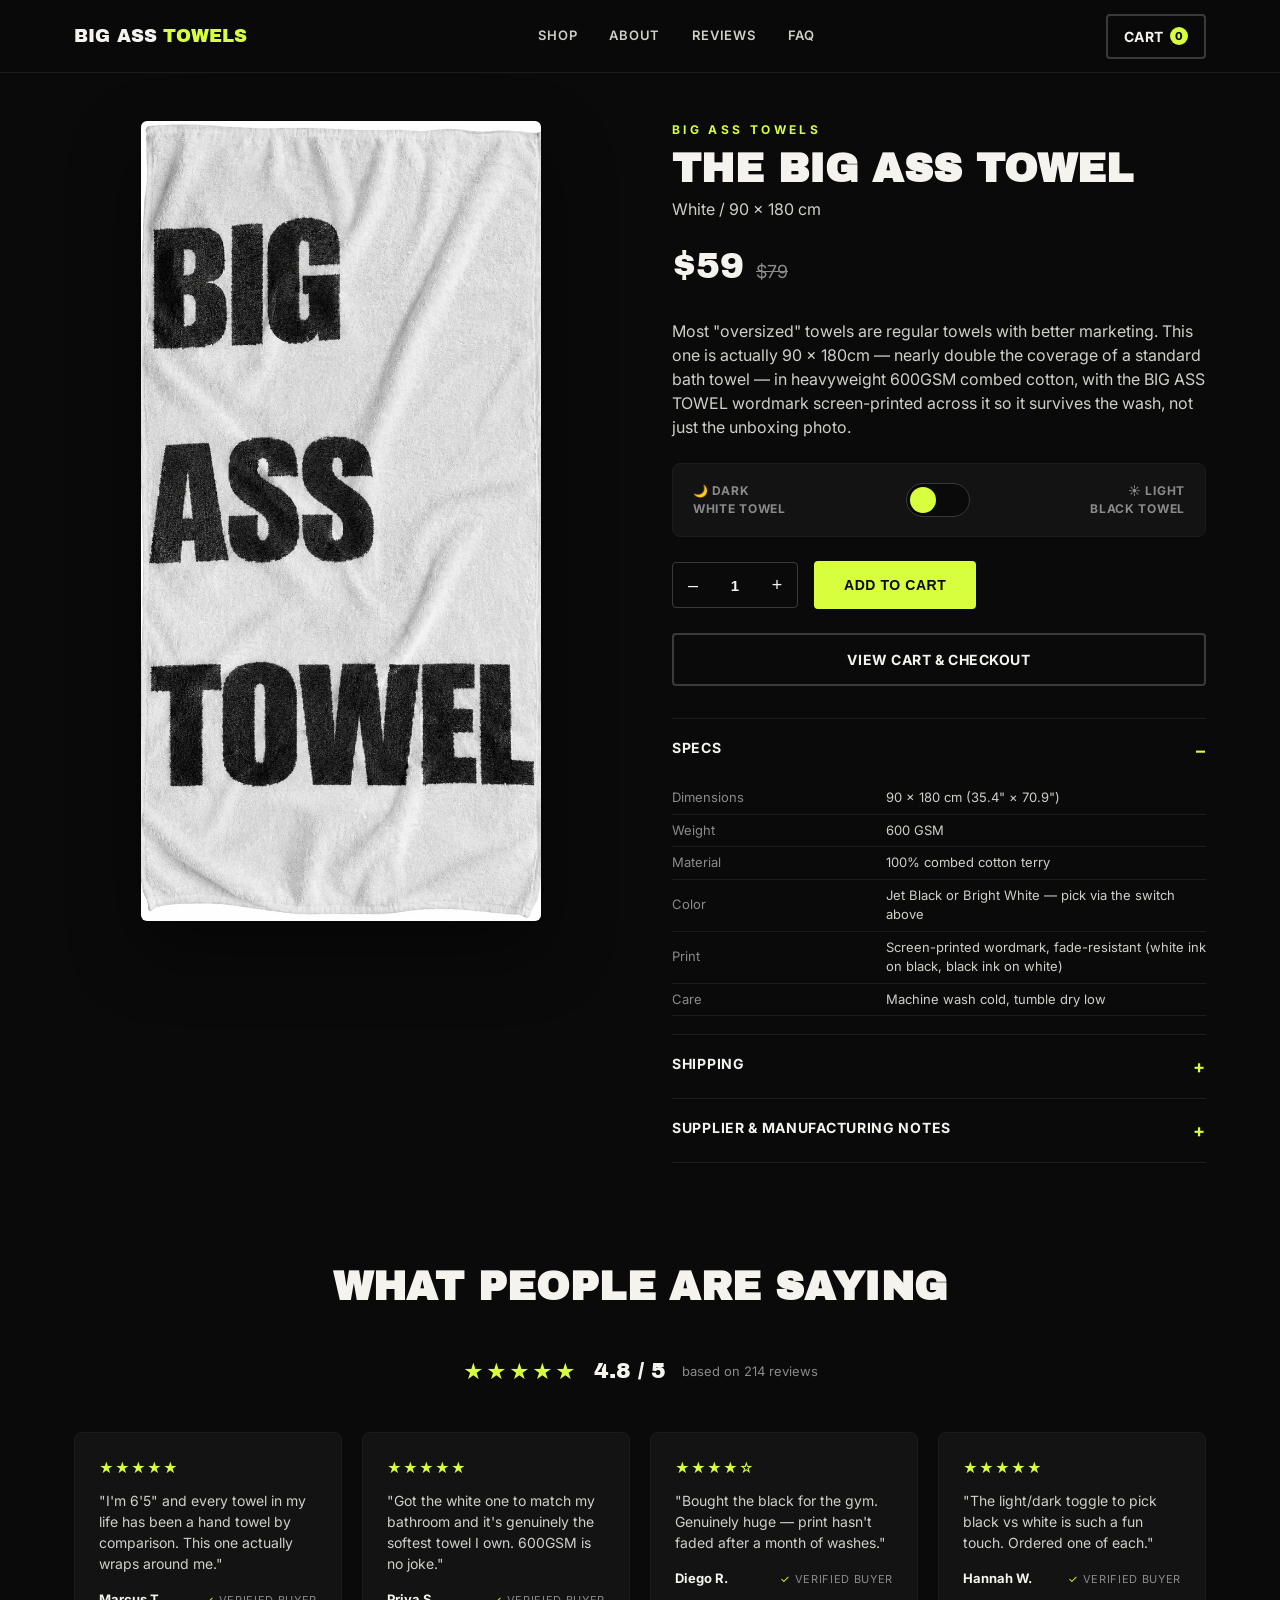
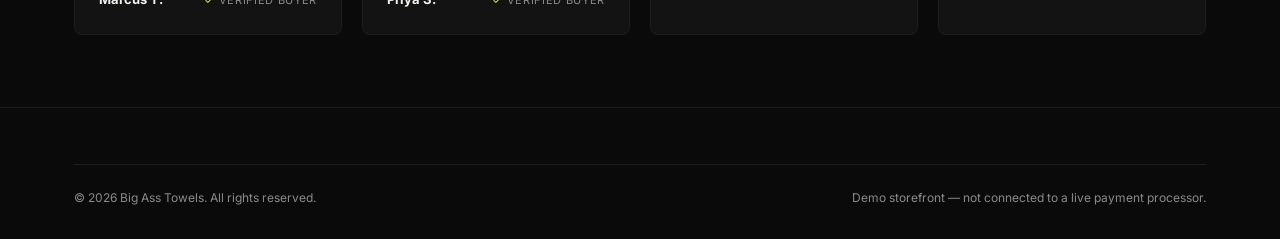
<file: product.html>
<!doctype html>
<html lang="en">
<head>
<meta charset="UTF-8" />
<script>
  (function () {
    try {
      var t = localStorage.getItem('bat_theme') === 'light' ? 'light' : 'dark';
      document.documentElement.setAttribute('data-theme', t);
      document.documentElement.setAttribute('data-towel', t === 'light' ? 'black' : 'white');
    } catch (e) {}
  })();
</script>
<meta name="viewport" content="width=device-width, initial-scale=1" />
<title>The Big Ass Towel — Black or White, 90×180cm | Big Ass Towels</title>
<meta name="description" content="The Big Ass Towel: 90 x 180cm, 600GSM combed cotton, in black or white, screen-printed wordmark." />
<link rel="icon" href="assets/favicon.svg" type="image/svg+xml" />
<link rel="stylesheet" href="css/styles.css" />
</head>
<body class="product-page">

<header class="site-header">
  <div class="wrap">
    <a href="index.html" class="brand-mark">BIG ASS <span>TOWELS</span></a>
    <nav class="main-nav">
      <a href="product.html">Shop</a>
      <a href="about.html">About</a>
      <a href="index.html#reviews">Reviews</a>
      <a href="index.html#faq">FAQ</a>
    </nav>
    <a href="cart.html" class="cart-link btn btn-outline" style="padding:10px 16px;">
      Cart <span class="cart-count" data-cart-count>0</span>
    </a>
  </div>
</header>

<div class="wrap product-grid">
  <div class="product-gallery">
    <div class="towel-photo towel-photo--lg">
      <img data-color="white" src="assets/towel-white.webp" alt="The Big Ass Towel — white, 90 x 180cm" />
      <img data-color="black" src="assets/towel-black.webp" alt="The Big Ass Towel — black, 90 x 180cm" />
    </div>
  </div>

  <div class="product-info">
    <span class="eyebrow">Big Ass Towels</span>
    <h1>The Big Ass Towel</h1>
    <p style="margin-top:8px;"><span data-variant-label>Black / 90 × 180 cm</span></p>

    <div class="price-row">
      <span class="price">$59</span>
      <span class="price-compare">$79</span>
    </div>

    <p>
      Most "oversized" towels are regular towels with better marketing. This one is actually
      90 × 180cm — nearly double the coverage of a standard bath towel — in heavyweight
      600GSM combed cotton, with the BIG ASS TOWEL wordmark screen-printed across it
      so it survives the wash, not just the unboxing photo.
    </p>

    <div class="theme-toggle-block">
      <div class="theme-toggle-row">
        <span class="theme-toggle-copy">🌙 Dark<br />White Towel</span>
        <button type="button" class="theme-switch" data-theme-switch role="switch" aria-checked="false" aria-label="Toggle light and dark mode to preview the black or white towel">
          <span class="theme-switch__thumb"></span>
        </button>
        <span class="theme-toggle-copy" style="text-align:right;">☀️ Light<br />Black Towel</span>
      </div>
    </div>

    <div class="qty-row">
      <div class="qty-control">
        <button type="button" data-qty-step="-1" aria-label="Decrease quantity">–</button>
        <input type="text" value="1" data-qty-input readonly />
        <button type="button" data-qty-step="1" aria-label="Increase quantity">+</button>
      </div>
      <button class="btn btn-primary" data-add-to-cart="bat-black-90x180">Add to Cart</button>
    </div>

    <a href="cart.html" class="btn btn-outline btn-block">View Cart &amp; Checkout</a>

    <div class="accordion">
      <details class="accordion-item" open>
        <summary>Specs</summary>
        <div class="accordion-body">
          <table>
            <tr><td>Dimensions</td><td>90 × 180 cm (35.4" × 70.9")</td></tr>
            <tr><td>Weight</td><td>600 GSM</td></tr>
            <tr><td>Material</td><td>100% combed cotton terry</td></tr>
            <tr><td>Color</td><td>Jet Black or Bright White — pick via the switch above</td></tr>
            <tr><td>Print</td><td>Screen-printed wordmark, fade-resistant (white ink on black, black ink on white)</td></tr>
            <tr><td>Care</td><td>Machine wash cold, tumble dry low</td></tr>
          </table>
        </div>
      </details>
      <details class="accordion-item">
        <summary>Shipping</summary>
        <div class="accordion-body">
          Ships within 3–5 business days. This is a demo storefront — checkout does not
          process real payments (see the checkout page for details on connecting a live
          payment processor).
        </div>
      </details>
      <details class="accordion-item" id="supplier">
        <summary>Supplier &amp; manufacturing notes</summary>
        <div class="accordion-body">
          <p style="margin-bottom:10px;">
            Sourced through a Turkish private-label towel manufacturer capable of custom
            90 × 180cm sizing, both jet-black and bright-white reactive dye lines, and
            screen/woven branding at production scale. Full sourcing research is in
            <code>SUPPLIERS.md</code> in the project repo, including MOQ, lead time and
            alternate factories for scaling or small-batch sampling.
          </p>
        </div>
      </details>
    </div>
  </div>
</div>

<section class="section" id="reviews">
  <div class="wrap">
    <div class="section-head">
      <h2>What people are saying</h2>
    </div>
    <div class="reviews-summary">
      <span class="stars">★★★★★</span>
      <span class="score">4.8 / 5</span>
      <span class="count">based on 214 reviews</span>
    </div>
    <div class="reviews-grid">
      <div class="review-card">
        <span class="stars">★★★★★</span>
        <p>"I'm 6'5" and every towel in my life has been a hand towel by comparison. This one actually wraps around me."</p>
        <div class="reviewer"><span class="reviewer-name">Marcus T.</span><span class="verified">Verified Buyer</span></div>
      </div>
      <div class="review-card">
        <span class="stars">★★★★★</span>
        <p>"Got the white one to match my bathroom and it's genuinely the softest towel I own. 600GSM is no joke."</p>
        <div class="reviewer"><span class="reviewer-name">Priya S.</span><span class="verified">Verified Buyer</span></div>
      </div>
      <div class="review-card">
        <span class="stars">★★★★☆</span>
        <p>"Bought the black for the gym. Genuinely huge — print hasn't faded after a month of washes."</p>
        <div class="reviewer"><span class="reviewer-name">Diego R.</span><span class="verified">Verified Buyer</span></div>
      </div>
      <div class="review-card">
        <span class="stars">★★★★★</span>
        <p>"The light/dark toggle to pick black vs white is such a fun touch. Ordered one of each."</p>
        <div class="reviewer"><span class="reviewer-name">Hannah W.</span><span class="verified">Verified Buyer</span></div>
      </div>
    </div>
  </div>
</section>

<footer class="site-footer">
  <div class="wrap">
    <div class="footer-bottom">
      <span>&copy; 2026 Big Ass Towels. All rights reserved.</span>
      <span>Demo storefront — not connected to a live payment processor.</span>
    </div>
  </div>
</footer>

<script src="js/cart.js"></script>
<script src="js/theme.js"></script>
<script src="js/main.js"></script>
</body>
</html>
</file>
<file: css/styles.css>
/* ==========================================================================
   Big Ass Towels — core stylesheet
   Theming: everything reads from CSS variables below.

   - [data-theme="light"] on <html> swaps the PAGE palette (background/text).
   - [data-towel="white"] on <html> swaps which towel PHOTO shows (.towel-photo
     renders both colorways and shows/hides via this attribute). These are
     deliberately independent: light mode surfaces the black towel (contrast
     against a light page) and dark mode surfaces the white towel (contrast
     against a dark page) — see js/theme.js.
   ========================================================================== */

@import url('https://fonts.googleapis.com/css2?family=Archivo+Black&family=Inter:wght@400;500;600;700;800&display=swap');

:root {
  --bg: #0a0a0a;
  --bg-soft: #131313;
  --surface-border: #1c1c1c;
  --border: #3a3a3a;
  --text: #f4f3ee;
  --text-muted: #8a8a8a;
  --text-body: #cfcfc9;
  --accent: #d7ff3e;
  --accent-hover: #a8cc2f;
  --accent-contrast: #0a0a0a;
  --danger: #ff5c4d;

  --radius: 4px;
  --maxw: 1180px;
  --font-display: 'Archivo Black', 'Arial Black', Impact, sans-serif;
  --font-body: 'Inter', -apple-system, BlinkMacSystemFont, 'Segoe UI', sans-serif;
}

:root[data-theme="light"] {
  --bg: #f5f4ef;
  --bg-soft: #ffffff;
  --surface-border: #e4e1d6;
  --border: #d2cfc2;
  --text: #0a0a0a;
  --text-muted: #706c5e;
  --text-body: #45433a;
  --accent-hover: #c3ec2c;
}

* { box-sizing: border-box; }
html { scroll-behavior: smooth; }

body {
  margin: 0;
  background: var(--bg);
  color: var(--text);
  font-family: var(--font-body);
  line-height: 1.5;
  -webkit-font-smoothing: antialiased;
  transition: background-color 0.25s ease, color 0.25s ease;
}

img, svg { max-width: 100%; display: block; }
a { color: inherit; text-decoration: none; }

.wrap {
  max-width: var(--maxw);
  margin: 0 auto;
  padding: 0 24px;
}

.eyebrow {
  font-size: 12px;
  font-weight: 700;
  letter-spacing: 0.28em;
  text-transform: uppercase;
  color: var(--accent);
}

h1, h2, h3 {
  font-family: var(--font-display);
  text-transform: uppercase;
  letter-spacing: 0.01em;
  margin: 0;
  line-height: 1;
}

p { color: var(--text-body); margin: 0 0 1em; }

/* ---------- Buttons ---------- */
.btn {
  display: inline-flex;
  align-items: center;
  justify-content: center;
  gap: 8px;
  padding: 14px 28px;
  border-radius: var(--radius);
  font-weight: 700;
  font-size: 14px;
  letter-spacing: 0.04em;
  text-transform: uppercase;
  cursor: pointer;
  border: 2px solid transparent;
  transition: transform 0.15s ease, background 0.15s ease, color 0.15s ease, border-color .15s ease;
}
.btn:active { transform: scale(0.97); }

.btn-primary {
  background: var(--accent);
  color: var(--accent-contrast);
}
.btn-primary:hover { background: var(--accent-hover); }

.btn-outline {
  background: transparent;
  color: var(--text);
  border-color: var(--border);
}
.btn-outline:hover { border-color: var(--text); }

.btn-block { width: 100%; }
.btn[disabled] { opacity: 0.5; cursor: not-allowed; }

/* ---------- Header ---------- */
.site-header {
  position: sticky;
  top: 0;
  z-index: 50;
  background: color-mix(in srgb, var(--bg) 92%, transparent);
  backdrop-filter: blur(6px);
  border-bottom: 1px solid var(--surface-border);
  transition: background-color 0.25s ease, border-color 0.25s ease;
}
.site-header .wrap {
  display: flex;
  align-items: center;
  justify-content: space-between;
  height: 72px;
}
.brand-mark {
  font-family: var(--font-display);
  font-size: 18px;
  letter-spacing: 0.01em;
}
.brand-mark span { color: var(--accent); }

.main-nav {
  display: flex;
  align-items: center;
  gap: 32px;
}
.main-nav a {
  font-size: 13px;
  font-weight: 600;
  letter-spacing: 0.06em;
  text-transform: uppercase;
  color: var(--text-body);
}
.main-nav a:hover { color: var(--accent); }

.cart-link {
  position: relative;
  display: inline-flex;
  align-items: center;
  gap: 6px;
}
.cart-count {
  background: var(--accent);
  color: var(--accent-contrast);
  border-radius: 999px;
  font-size: 11px;
  font-weight: 800;
  min-width: 18px;
  height: 18px;
  display: inline-flex;
  align-items: center;
  justify-content: center;
  padding: 0 4px;
}

/* ---------- Hero ---------- */
.hero {
  padding: 72px 0 40px;
  text-align: center;
  overflow: hidden;
}
.hero .eyebrow { display: block; margin-bottom: 18px; }
.hero-wordmark {
  font-size: clamp(40px, 10.5vw, 140px);
  letter-spacing: -0.01em;
  line-height: 0.98;
}
.hero-tagline {
  max-width: 560px;
  margin: 28px auto 32px;
  font-size: 17px;
  color: var(--text-body);
}
.hero-ctas {
  display: flex;
  gap: 14px;
  justify-content: center;
  flex-wrap: wrap;
}

/* ---------- Towel product photo ----------
   Both colorways are real photos (assets/towel-white.webp, towel-black.webp).
   Both <img> tags are always in the DOM; [data-towel] on <html> picks which
   one is visible, so the photo flips instantly with the theme toggle. */
.towel-stage {
  display: flex;
  justify-content: center;
  padding: 56px 0;
}
.towel-photo {
  position: relative;
  width: min(360px, 78vw);
  aspect-ratio: 90 / 180;
  border-radius: 6px;
  overflow: hidden;
  box-shadow: 0 30px 70px rgba(0, 0, 0, 0.45);
}
.towel-photo--lg { width: min(400px, 82vw); }
.towel-photo img {
  position: absolute;
  inset: 0;
  width: 100%;
  height: 100%;
  object-fit: cover;
  object-position: center top;
}
.towel-photo img[data-color="black"] { display: none; }
:root[data-towel="black"] .towel-photo img[data-color="black"] { display: block; }
:root[data-towel="black"] .towel-photo img[data-color="white"] { display: none; }

.towel-badges {
  display: flex;
  gap: 10px;
  flex-wrap: wrap;
  justify-content: center;
  margin-top: 28px;
}
.badge {
  border: 1px solid var(--border);
  border-radius: 999px;
  padding: 8px 16px;
  font-size: 12px;
  font-weight: 700;
  letter-spacing: 0.08em;
  text-transform: uppercase;
  color: var(--text-body);
}
.badge strong { color: var(--accent); }

.section { padding: 72px 0; }
.section-head { text-align: center; max-width: 620px; margin: 0 auto 48px; }
.section-head h2 { font-size: clamp(26px, 3.6vw, 40px); margin-bottom: 14px; }

/* ---------- Product teaser ---------- */
.product-teaser {
  background: var(--bg-soft);
  border-top: 1px solid var(--surface-border);
  border-bottom: 1px solid var(--surface-border);
}
.product-teaser .wrap {
  display: grid;
  grid-template-columns: 0.9fr 1.1fr;
  gap: 56px;
  align-items: center;
  padding-top: 64px;
  padding-bottom: 64px;
}
.price-row {
  display: flex;
  align-items: baseline;
  gap: 12px;
  margin: 18px 0 26px;
}
.price { font-family: var(--font-display); font-size: 36px; }
.price-compare { color: var(--text-muted); text-decoration: line-through; font-size: 18px; }
.spec-list { list-style: none; padding: 0; margin: 0 0 28px; }
.spec-list li {
  display: flex;
  justify-content: space-between;
  padding: 12px 0;
  border-bottom: 1px solid var(--surface-border);
  font-size: 14px;
}
.spec-list li span:first-child { color: var(--text-muted); text-transform: uppercase; letter-spacing: 0.06em; font-size: 12px; }

/* ---------- Reviews ---------- */
.reviews-summary {
  display: flex;
  align-items: center;
  gap: 16px;
  justify-content: center;
  margin-bottom: 44px;
  flex-wrap: wrap;
}
.reviews-summary .stars { color: var(--accent); font-size: 20px; letter-spacing: 2px; }
.reviews-summary .score { font-family: var(--font-display); font-size: 22px; }
.reviews-summary .count { color: var(--text-muted); font-size: 13px; }

.reviews-grid {
  display: grid;
  grid-template-columns: repeat(auto-fit, minmax(260px, 1fr));
  gap: 20px;
}
.review-card {
  background: var(--bg-soft);
  border: 1px solid var(--surface-border);
  border-radius: 8px;
  padding: 24px;
}
.review-card .stars { color: var(--accent); font-size: 14px; letter-spacing: 1px; margin-bottom: 12px; display: block; }
.review-card p { font-size: 14px; margin-bottom: 16px; }
.review-card .reviewer {
  display: flex;
  align-items: center;
  justify-content: space-between;
  font-size: 13px;
}
.review-card .reviewer-name { font-weight: 700; }
.review-card .verified {
  color: var(--text-muted);
  font-size: 11px;
  text-transform: uppercase;
  letter-spacing: 0.06em;
}
.review-card .verified::before { content: '✓ '; color: var(--accent); }

/* ---------- Theme / colorway toggle ---------- */
.theme-toggle-block {
  border: 1px solid var(--surface-border);
  background: var(--bg-soft);
  border-radius: 8px;
  padding: 18px 20px;
  margin: 24px 0;
}
.theme-toggle-row {
  display: flex;
  align-items: center;
  justify-content: space-between;
  gap: 16px;
}
.theme-toggle-copy {
  font-size: 12px;
  text-transform: uppercase;
  letter-spacing: 0.06em;
  color: var(--text-muted);
  font-weight: 700;
}
.theme-toggle-copy strong { color: var(--text); }
.theme-switch {
  position: relative;
  width: 64px;
  height: 34px;
  flex-shrink: 0;
  border-radius: 999px;
  border: 1px solid var(--border);
  background: var(--bg);
  cursor: pointer;
  padding: 0;
}
.theme-switch__thumb {
  position: absolute;
  top: 3px;
  left: 3px;
  width: 26px;
  height: 26px;
  border-radius: 50%;
  background: var(--accent);
  display: flex;
  align-items: center;
  justify-content: center;
  font-size: 13px;
  transition: transform 0.22s ease;
}
:root[data-theme="light"] .theme-switch__thumb { transform: translateX(28px); }

/* ---------- Social icons ---------- */
.social-row {
  display: flex;
  gap: 10px;
  flex-wrap: wrap;
}
.social-icon {
  display: inline-flex;
  align-items: center;
  justify-content: center;
  width: 38px;
  height: 38px;
  border-radius: 50%;
  border: 1px solid var(--border);
  color: var(--text);
  transition: border-color 0.15s ease, background 0.15s ease, color 0.15s ease;
}
.social-icon svg { width: 17px; height: 17px; fill: currentColor; }
.social-icon:hover { background: var(--accent); border-color: var(--accent); color: var(--accent-contrast); }

/* ---------- About page ---------- */
.about-hero { padding: 64px 0 16px; text-align: center; }
.about-hero h1 { font-size: clamp(32px, 5vw, 56px); margin-top: 10px; }
.about-lede {
  max-width: 640px;
  margin: 24px auto 0;
  font-size: 17px;
}
.usecases {
  display: grid;
  grid-template-columns: repeat(auto-fit, minmax(230px, 1fr));
  gap: 20px;
}
.usecase-card {
  background: var(--bg-soft);
  border: 1px solid var(--surface-border);
  border-radius: 8px;
  padding: 28px 24px;
}
.usecase-card .emoji { font-size: 28px; display: block; margin-bottom: 14px; }
.usecase-card h3 { font-size: 16px; margin-bottom: 8px; letter-spacing: 0.02em; }
.usecase-card p { margin: 0; font-size: 14px; }
.about-social {
  text-align: center;
  padding-top: 8px;
}
.about-social .social-row { justify-content: center; margin-top: 20px; }

/* ---------- Footer ---------- */
.site-footer {
  padding: 56px 0 32px;
  border-top: 1px solid var(--surface-border);
}
.footer-grid {
  display: grid;
  grid-template-columns: 1.4fr 1fr 1fr;
  gap: 32px;
  margin-bottom: 40px;
}
.footer-grid h4 {
  font-size: 12px;
  text-transform: uppercase;
  letter-spacing: 0.1em;
  color: var(--text-muted);
  margin: 0 0 14px;
}
.footer-grid ul { list-style: none; padding: 0; margin: 0; display: flex; flex-direction: column; gap: 10px; }
.footer-grid a { font-size: 14px; color: var(--text-body); }
.footer-grid a:hover { color: var(--accent); }
.footer-grid .social-row { margin-top: 4px; }
.footer-bottom {
  display: flex;
  justify-content: space-between;
  flex-wrap: wrap;
  gap: 12px;
  font-size: 12px;
  color: var(--text-muted);
  padding-top: 24px;
  border-top: 1px solid var(--surface-border);
}

/* ---------- Product page ---------- */
.product-page .wrap.product-grid {
  display: grid;
  grid-template-columns: 1fr 1fr;
  gap: 64px;
  padding-top: 48px;
  padding-bottom: 32px;
  align-items: start;
}
.product-gallery { display: flex; justify-content: center; position: sticky; top: 96px; }
.product-info h1 { font-size: clamp(26px, 3.4vw, 40px); margin-bottom: 6px; }
.product-info .eyebrow { margin-bottom: 10px; display: block; }

.qty-row { display: flex; align-items: center; gap: 16px; margin: 24px 0; }
.qty-control {
  display: inline-flex;
  align-items: center;
  border: 1px solid var(--border);
  border-radius: var(--radius);
}
.qty-control button {
  background: none;
  border: none;
  color: var(--text);
  width: 40px;
  height: 44px;
  font-size: 18px;
  cursor: pointer;
}
.qty-control button:hover { color: var(--accent); }
.qty-control input {
  width: 44px;
  text-align: center;
  background: none;
  border: none;
  color: var(--text);
  font-size: 15px;
  font-weight: 700;
}

.accordion { border-top: 1px solid var(--surface-border); margin-top: 32px; }
.accordion-item { border-bottom: 1px solid var(--surface-border); }
.accordion-item summary {
  cursor: pointer;
  padding: 18px 0;
  font-weight: 700;
  font-size: 14px;
  text-transform: uppercase;
  letter-spacing: 0.05em;
  list-style: none;
  display: flex;
  justify-content: space-between;
}
.accordion-item summary::after { content: '+'; color: var(--accent); font-size: 18px; }
.accordion-item[open] summary::after { content: '–'; }
.accordion-item .accordion-body { padding-bottom: 18px; font-size: 14px; color: var(--text-body); }
.accordion-body table { width: 100%; border-collapse: collapse; font-size: 13px; }
.accordion-body td { padding: 6px 0; border-bottom: 1px solid var(--surface-border); }
.accordion-body td:first-child { color: var(--text-muted); width: 40%; }

.add-toast {
  position: fixed;
  bottom: 24px;
  right: 24px;
  background: var(--accent);
  color: var(--accent-contrast);
  padding: 14px 22px;
  border-radius: var(--radius);
  font-weight: 700;
  font-size: 14px;
  transform: translateY(120%);
  transition: transform 0.25s ease;
  z-index: 100;
}
.add-toast.show { transform: translateY(0); }

/* ---------- Cart / Checkout ---------- */
.page-head { padding: 48px 0 24px; }
.page-head h1 { font-size: clamp(28px, 3.6vw, 44px); }

.cart-layout {
  display: grid;
  grid-template-columns: 1.6fr 1fr;
  gap: 48px;
  align-items: start;
  padding-bottom: 80px;
}
.cart-table { width: 100%; border-collapse: collapse; }
.cart-table th {
  text-align: left;
  font-size: 11px;
  text-transform: uppercase;
  letter-spacing: 0.08em;
  color: var(--text-muted);
  padding-bottom: 12px;
  border-bottom: 1px solid var(--surface-border);
}
.cart-table td {
  padding: 20px 0;
  border-bottom: 1px solid var(--surface-border);
  vertical-align: middle;
}
.cart-item-info { display: flex; align-items: center; gap: 16px; }
.cart-thumb {
  width: 52px;
  height: 104px;
  border-radius: 3px;
  flex-shrink: 0;
  background-size: cover;
  background-position: center top;
}
.cart-thumb--black { background-image: url('../assets/towel-black.webp'); }
.cart-thumb--white { background-image: url('../assets/towel-white.webp'); }
.cart-item-name { font-weight: 700; font-size: 14px; }
.cart-item-meta { font-size: 12px; color: var(--text-muted); margin-top: 4px; }
.remove-link { font-size: 12px; color: var(--danger); cursor: pointer; text-decoration: underline; background:none; border:none; padding:0; }

.summary-card {
  background: var(--bg-soft);
  border: 1px solid var(--surface-border);
  border-radius: 8px;
  padding: 28px;
  position: sticky;
  top: 96px;
}
.summary-card h3 { font-family: var(--font-body); font-size: 15px; text-transform: uppercase; letter-spacing: 0.06em; margin-bottom: 18px; }
.summary-row { display: flex; justify-content: space-between; font-size: 14px; margin-bottom: 12px; color: var(--text-body); }
.summary-row.total { font-weight: 800; font-size: 17px; color: var(--text); border-top: 1px solid var(--surface-border); padding-top: 16px; margin-top: 16px; }

.empty-state { text-align: center; padding: 80px 0; }
.empty-state p { max-width: 360px; margin: 12px auto 24px; }

/* ---------- Checkout form ---------- */
.checkout-form { display: grid; gap: 18px; }
.form-row { display: grid; gap: 6px; }
.form-row.two { grid-template-columns: 1fr 1fr; gap: 18px; }
.form-row label {
  font-size: 12px;
  text-transform: uppercase;
  letter-spacing: 0.06em;
  color: var(--text-muted);
}
.form-row input, .form-row select {
  background: var(--bg-soft);
  border: 1px solid var(--border);
  border-radius: var(--radius);
  padding: 12px 14px;
  color: var(--text);
  font-size: 14px;
  font-family: var(--font-body);
}
.form-row input:focus, .form-row select:focus { outline: none; border-color: var(--accent); }
.form-section-title { font-size: 13px; text-transform: uppercase; letter-spacing: 0.08em; color: var(--accent); margin: 12px 0 -4px; }
.demo-note {
  background: color-mix(in srgb, var(--accent) 10%, transparent);
  border: 1px solid color-mix(in srgb, var(--accent) 35%, transparent);
  border-radius: var(--radius);
  padding: 14px 16px;
  font-size: 13px;
  color: var(--text);
}

.confirmation { text-align: center; padding: 90px 0; }
.confirmation .order-id { font-family: var(--font-display); font-size: 18px; color: var(--accent); margin: 16px 0 24px; }

/* ---------- Responsive ---------- */
@media (max-width: 860px) {
  .main-nav { display: none; }
  .product-teaser .wrap,
  .product-page .wrap.product-grid,
  .cart-layout { grid-template-columns: 1fr; }
  .product-gallery { position: static; }
  .footer-grid { grid-template-columns: 1fr 1fr; }
  .summary-card { position: static; }
  .form-row.two { grid-template-columns: 1fr; }
  .theme-toggle-row { flex-wrap: wrap; }
}
</file>
